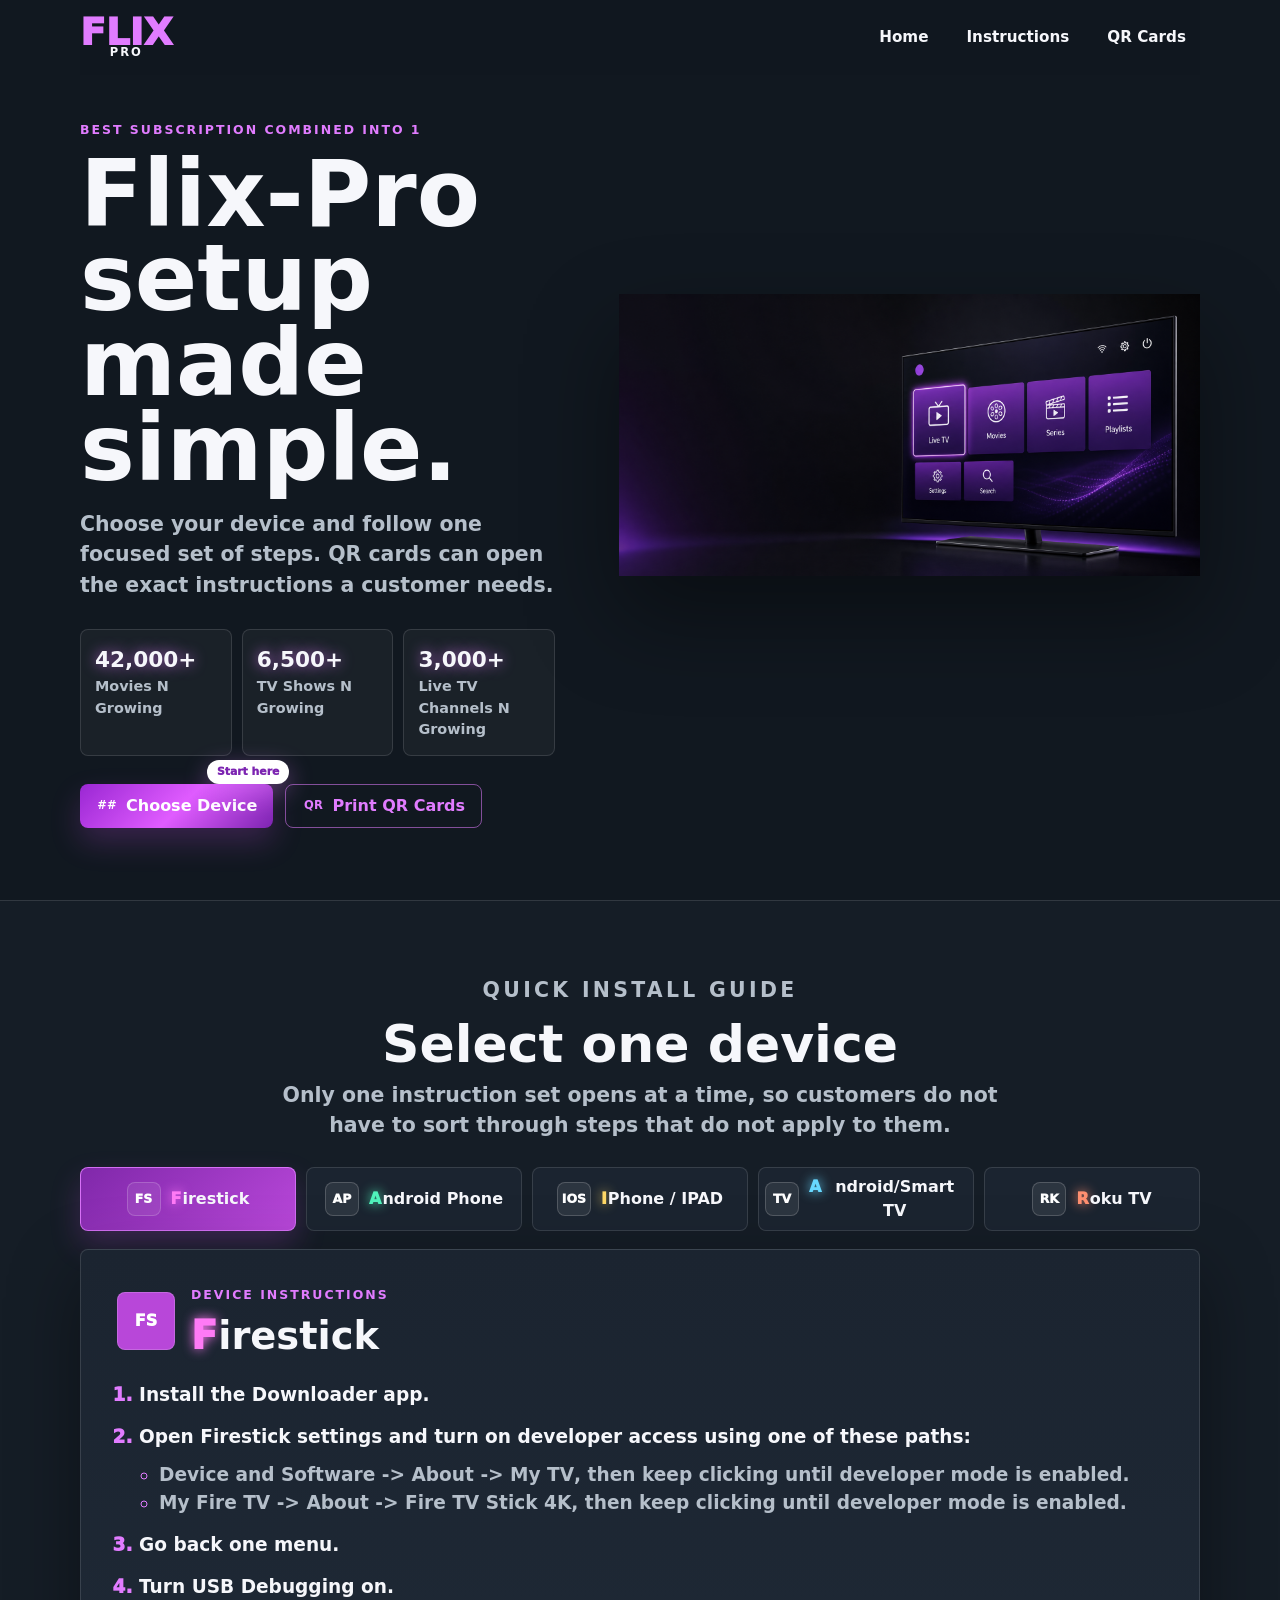
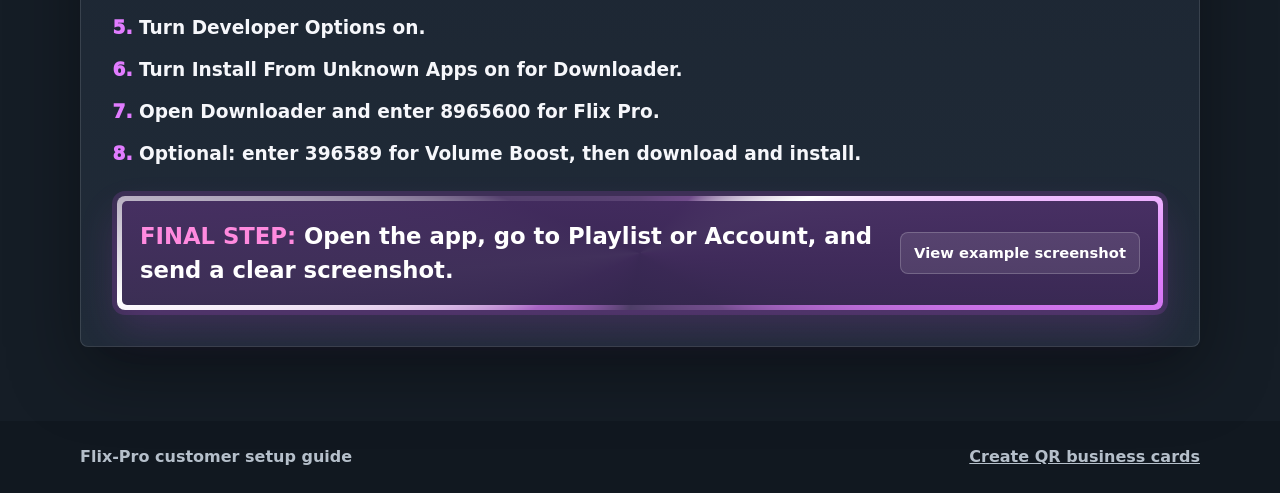
<file: index.html>
<!doctype html>
<html lang="en">
  <head>
    <meta charset="utf-8">
    <meta name="viewport" content="width=device-width, initial-scale=1">
    <title>Flix-Pro Setup Instructions</title>
    <meta name="description" content="Quick setup instructions for Flix-Pro on Firestick, Android Phone, IOS, Android/Smart TV, and Roku TV.">
    <link rel="stylesheet" href="styles.css?v=12">
  </head>
  <body>
    <header class="site-header">
      <a class="brand" href="#home" aria-label="Flix-Pro home">
        <span class="brand-mark">FLIX</span>
        <span class="brand-sub">PRO</span>
      </a>
      <nav class="top-nav" aria-label="Main navigation">
        <a href="#home">Home</a>
        <a href="#devices">Instructions</a>
        <a href="cards.html">QR Cards</a>
      </nav>
    </header>

    <main>
      <section class="hero" id="home" aria-labelledby="hero-title">
        <div class="hero-copy">
          <p class="eyebrow">Best subscription combined into 1</p>
          <h1 id="hero-title">Flix-Pro setup made simple.</h1>
          <p class="hero-text">
            Choose your device and follow one focused set of steps. QR cards can
            open the exact instructions a customer needs.
          </p>
          <div class="stats" aria-label="Flix-Pro content highlights">
            <span><strong class="stat-pop">42,000+</strong> Movies N Growing</span>
            <span><strong class="stat-pop">6,500+</strong> TV Shows N Growing</span>
            <span><strong class="stat-pop">3,000+</strong> Live TV Channels N Growing</span>
          </div>
          <div class="hero-actions">
            <a class="button primary attention-pulse" href="#devices" data-icon="grid">
              <span class="button-spark" aria-hidden="true"></span>
              <span class="button-text">Choose Device</span>
              <span class="button-badge" aria-hidden="true">Start here</span>
            </a>
            <a class="button ghost" href="cards.html" data-icon="qr">Print QR Cards</a>
          </div>
        </div>
        <div class="hero-media" aria-hidden="true">
          <img src="assets/flix-pro-hero.png" alt="">
        </div>
      </section>

      <section class="device-section" id="devices" aria-labelledby="device-title">
        <div class="section-heading">
          <p class="eyebrow">Quick install guide</p>
          <h2 id="device-title">Select one device</h2>
          <p>Only one instruction set opens at a time, so customers do not have to sort through steps that do not apply to them.</p>
        </div>

        <div class="device-picker" role="tablist" aria-label="Device instructions">
          <button class="device-tab" type="button" role="tab" aria-controls="panel-firestick" data-device="firestick">
            <span class="device-icon">FS</span>
            <span class="device-name"><span class="hot-letter hot-fire">F</span>irestick</span>
          </button>
          <button class="device-tab" type="button" role="tab" aria-controls="panel-android-phone" data-device="android-phone">
            <span class="device-icon">AP</span>
            <span class="device-name"><span class="hot-letter hot-android">A</span>ndroid Phone</span>
          </button>
          <button class="device-tab" type="button" role="tab" aria-controls="panel-ios" data-device="ios">
            <span class="device-icon">IOS</span>
            <span class="device-name"><span class="hot-letter hot-ios">I</span>Phone / IPAD</span>
          </button>
          <button class="device-tab" type="button" role="tab" aria-controls="panel-android-tv" data-device="android-tv">
            <span class="device-icon">TV</span>
            <span class="device-name"><span class="hot-letter hot-tv">A</span>ndroid/Smart TV</span>
          </button>
          <button class="device-tab" type="button" role="tab" aria-controls="panel-roku-tv" data-device="roku-tv">
            <span class="device-icon">RK</span>
            <span class="device-name"><span class="hot-letter hot-roku">R</span>oku TV</span>
          </button>
        </div>

        <div class="instruction-shell">
          <span class="device-anchor" id="firestick" aria-hidden="true"></span>
          <span class="device-anchor" id="android-phone" aria-hidden="true"></span>
          <span class="device-anchor" id="ios" aria-hidden="true"></span>
          <span class="device-anchor" id="android-tv" aria-hidden="true"></span>
          <span class="device-anchor" id="roku-tv" aria-hidden="true"></span>
          <article class="instruction-panel" id="panel-firestick" data-panel="firestick" tabindex="-1">
            <div class="panel-title">
              <span class="device-icon large">FS</span>
              <div>
                <p class="eyebrow">Device instructions</p>
                <h3><span class="hot-letter hot-fire">F</span>irestick</h3>
              </div>
            </div>
            <ol class="steps">
              <li>Install the <strong>Downloader</strong> app.</li>
              <li>Open Firestick settings and turn on developer access using one of these paths:
                <ul>
                  <li><strong>Device and Software</strong> -> <strong>About</strong> -> <strong>My TV</strong>, then keep clicking until developer mode is enabled.</li>
                  <li><strong>My Fire TV</strong> -> <strong>About</strong> -> <strong>Fire TV Stick 4K</strong>, then keep clicking until developer mode is enabled.</li>
                </ul>
              </li>
              <li>Go back one menu.</li>
              <li>Turn <strong>USB Debugging</strong> on.</li>
              <li>Turn <strong>Developer Options</strong> on.</li>
              <li>Turn <strong>Install From Unknown Apps</strong> on for Downloader.</li>
              <li>Open Downloader and enter <strong>8965600</strong> for Flix Pro.</li>
              <li>Optional: enter <strong>396589</strong> for Volume Boost, then download and install.</li>
            </ol>
            <div class="finish-box">
              <span class="finish-lights" aria-hidden="true"><span></span><span></span><span></span><span></span></span>
              <span class="finish-copy"><strong>Final step:</strong> Open the app, go to <strong>Playlist</strong> or <strong>Account</strong>, and send a clear screenshot.</span>
              <button class="example-trigger" type="button" data-example-open>View example screenshot</button>
            </div>
          </article>

          <article class="instruction-panel" id="panel-android-phone" data-panel="android-phone" tabindex="-1">
            <div class="panel-title">
              <span class="device-icon large">AP</span>
              <div>
                <p class="eyebrow">Device instructions</p>
                <h3><span class="hot-letter hot-android">A</span>ndroid Phone</h3>
              </div>
            </div>
            <ol class="steps">
              <li>Take your time and watch for popups.</li>
              <li>
                Tap the download button below, then download, install, and open the app.
                <a class="inline-button" href="https://drive.google.com/file/d/1PmRqtdJqN4whYGSxc_UsHk0JMDPkj9WY/view?usp=drive_link" target="_blank" rel="noopener">Download Android App</a>
              </li>
            </ol>
            <div class="finish-box">
              <span class="finish-lights" aria-hidden="true"><span></span><span></span><span></span><span></span></span>
              <span class="finish-copy"><strong>Final step:</strong> Open the app, go to <strong>Playlist</strong> or <strong>Account</strong>, and send a clear screenshot.</span>
              <button class="example-trigger" type="button" data-example-open>View example screenshot</button>
            </div>
          </article>

          <article class="instruction-panel" id="panel-ios" data-panel="ios" tabindex="-1">
            <div class="panel-title">
              <span class="device-icon large">IOS</span>
              <div>
                <p class="eyebrow">Device instructions</p>
                <h3><span class="hot-letter hot-ios">I</span>Phone / IPAD</h3>
              </div>
            </div>
            <ol class="steps">
              <li>
                Click and install Flix Pro Player from the App Store.
                <a class="inline-button" href="https://apps.apple.com/us/app/flix-pro-player/id6736839397" target="_blank" rel="noopener">Open App Store</a>
              </li>
              <li>Open the app after it installs.</li>
              <li>Follow the instructions on the screen.</li>
            </ol>
            <div class="finish-box">
              <span class="finish-lights" aria-hidden="true"><span></span><span></span><span></span><span></span></span>
              <span class="finish-copy"><strong>Final step:</strong> Open the app, go to <strong>Playlist</strong> or <strong>Account</strong>, and send a clear screenshot.</span>
              <button class="example-trigger" type="button" data-example-open>View example screenshot</button>
            </div>
          </article>

          <article class="instruction-panel" id="panel-android-tv" data-panel="android-tv" tabindex="-1">
            <div class="panel-title">
              <span class="device-icon large">TV</span>
              <div>
                <p class="eyebrow">Device instructions</p>
                <h3><span class="hot-letter hot-tv">A</span>ndroid/Smart TV</h3>
              </div>
            </div>
            <ol class="steps">
              <li>Go to <strong>Apps</strong>.</li>
              <li>Search for <strong>Flix Pro</strong>.</li>
              <li>Install the app.</li>
              <li>Open the app.</li>
            </ol>
            <div class="finish-box">
              <span class="finish-lights" aria-hidden="true"><span></span><span></span><span></span><span></span></span>
              <span class="finish-copy"><strong>Final step:</strong> Open the app, go to <strong>Playlist</strong> or <strong>Account</strong>, and send a clear screenshot.</span>
              <button class="example-trigger" type="button" data-example-open>View example screenshot</button>
            </div>
          </article>

          <article class="instruction-panel" id="panel-roku-tv" data-panel="roku-tv" tabindex="-1">
            <div class="panel-title">
              <span class="device-icon large">RK</span>
              <div>
                <p class="eyebrow">Device instructions</p>
                <h3><span class="hot-letter hot-roku">R</span>oku TV</h3>
              </div>
            </div>
            <ol class="steps">
              <li>Press <strong>Home</strong> on the Roku remote.</li>
              <li>Go to <strong>Search</strong>.</li>
              <li>Type <strong>Flix Pro</strong>.</li>
              <li>Install the app.</li>
              <li>Open the app.</li>
            </ol>
            <div class="finish-box">
              <span class="finish-lights" aria-hidden="true"><span></span><span></span><span></span><span></span></span>
              <span class="finish-copy"><strong>Final step:</strong> Open the app, go to <strong>Playlist</strong> or <strong>Account</strong>, and send a clear screenshot.</span>
              <button class="example-trigger" type="button" data-example-open>View example screenshot</button>
            </div>
          </article>
        </div>
      </section>

      <dialog class="example-modal" data-example-modal aria-labelledby="example-title">
        <div class="modal-card">
          <button class="modal-close" type="button" data-example-close aria-label="Close example">X</button>
          <p class="eyebrow">Screenshot example</p>
          <h2 id="example-title">Send a clear Playlist or Account screen</h2>
          <div class="screenshot-sample" aria-label="Example of a clear Flix Pro playlist screenshot">
            <div class="sample-left">
              <div class="sample-header">
                <span aria-hidden="true">&lt;</span>
                <strong>Playlists</strong>
                <span aria-hidden="true">C</span>
              </div>
              <div class="playlist-card">
                <span class="status-dot"></span>
                <strong>Demo</strong>
                <span>Protected</span>
                <span>Expired: Unlimited</span>
              </div>
              <p class="sample-footer">Flix Pro Player is the Best General Media Player</p>
            </div>
            <div class="sample-right">
              <div class="sample-qr" aria-hidden="true"></div>
              <strong>Scan QR to add playlist.</strong>
              <p>To add/manage the playlists, use following values on website:</p>
              <span>Mac Address</span>
              <mark>95:dd:8c:24:86:40</mark>
              <span>Device Key</span>
              <mark>326203</mark>
            </div>
          </div>
          <p class="modal-note">Make sure the screenshot is clear enough to read the Playlist or Account details.</p>
        </div>
      </dialog>
    </main>

    <footer class="site-footer">
      <p>Flix-Pro customer setup guide</p>
      <a href="cards.html">Create QR business cards</a>
    </footer>

    <script src="script.js?v=12"></script>
  </body>
</html>
</file>
<file: styles.css>
:root {
  --bg: #111820;
  --bg-2: #151d26;
  --panel: #1b2430;
  --panel-2: #202b38;
  --text: #f6f7fb;
  --muted: #b5bfca;
  --line: rgba(255, 255, 255, 0.12);
  --purple: #b847d9;
  --purple-2: #8028aa;
  --purple-3: #e17cff;
  --green: #48e1a8;
  --shadow: 0 24px 70px rgba(0, 0, 0, 0.38);
}

* {
  box-sizing: border-box;
}

html {
  scroll-behavior: smooth;
}

body {
  margin: 0;
  min-height: 100vh;
  background: var(--bg);
  color: var(--text);
  font-family: Inter, ui-sans-serif, system-ui, -apple-system, BlinkMacSystemFont, "Segoe UI", sans-serif;
  line-height: 1.5;
}

.sr-only {
  position: absolute;
  width: 1px;
  height: 1px;
  overflow: hidden;
  clip: rect(0, 0, 0, 0);
  white-space: nowrap;
}

a {
  color: inherit;
}

.site-header {
  position: sticky;
  top: 0;
  z-index: 20;
  display: flex;
  align-items: center;
  justify-content: space-between;
  gap: 24px;
  width: min(1120px, calc(100% - 32px));
  margin: 0 auto;
  padding: 16px 0;
  background: rgba(17, 24, 32, 0.86);
  backdrop-filter: blur(16px);
}

.brand {
  display: inline-grid;
  gap: 0;
  text-decoration: none;
  line-height: 0.82;
}

.brand-mark {
  color: var(--purple-3);
  font-size: clamp(1.7rem, 4vw, 2.35rem);
  font-weight: 950;
  letter-spacing: 0;
}

.brand-sub {
  color: var(--text);
  font-size: 0.72rem;
  font-weight: 900;
  letter-spacing: 0.18em;
  text-align: center;
}

.top-nav {
  display: flex;
  align-items: center;
  gap: 10px;
  font-size: 0.95rem;
  font-weight: 800;
}

.top-nav a {
  border-radius: 8px;
  padding: 10px 14px;
  text-decoration: none;
  color: var(--text);
}

.top-nav a:hover,
.top-nav a:focus-visible {
  background: rgba(255, 255, 255, 0.08);
  outline: none;
}

.hero {
  display: grid;
  grid-template-columns: minmax(0, 0.9fr) minmax(360px, 1.1fr);
  align-items: center;
  gap: clamp(24px, 5vw, 64px);
  width: min(1120px, calc(100% - 32px));
  min-height: calc(100vh - 80px);
  margin: 0 auto;
  padding: 46px 0 72px;
}

.hero-copy {
  max-width: 590px;
}

.eyebrow {
  margin: 0 0 12px;
  color: var(--purple-3);
  font-size: 0.78rem;
  font-weight: 900;
  letter-spacing: 0.16em;
  text-transform: uppercase;
}

h1,
h2,
h3,
p {
  margin-top: 0;
}

h1 {
  margin-bottom: 18px;
  font-size: clamp(3rem, 7.2vw, 5.9rem);
  line-height: 0.92;
  letter-spacing: 0;
}

h2 {
  margin-bottom: 10px;
  font-size: clamp(2rem, 4.5vw, 3.25rem);
  line-height: 1;
}

h3 {
  margin-bottom: 0;
  font-size: clamp(1.75rem, 3vw, 2.55rem);
  line-height: 1;
}

.hero-text,
.section-heading p {
  color: var(--muted);
  font-size: clamp(1.06rem, 2vw, 1.28rem);
  font-weight: 650;
}

.stats {
  display: grid;
  grid-template-columns: repeat(3, minmax(0, 1fr));
  gap: 10px;
  margin: 28px 0;
}

.stats span {
  position: relative;
  overflow: hidden;
  min-width: 0;
  border: 1px solid var(--line);
  border-radius: 8px;
  padding: 14px;
  background: rgba(255, 255, 255, 0.04);
  color: var(--muted);
  font-size: 0.9rem;
  font-weight: 750;
}

.stats span::after {
  content: "";
  position: absolute;
  inset: 0;
  background: linear-gradient(110deg, transparent 0%, rgba(225, 124, 255, 0.22) 48%, transparent 68%);
  opacity: 0;
  transform: translateX(-120%);
  animation: stat-card-shine 3.2s ease-in-out infinite;
  pointer-events: none;
}

.stats span:nth-child(2)::after {
  animation-delay: 0.35s;
}

.stats span:nth-child(3)::after {
  animation-delay: 0.7s;
}

.stats strong {
  display: block;
  color: var(--text);
  font-size: 1.35rem;
}

.stat-pop {
  width: fit-content;
  color: #fff;
  text-shadow: 0 0 14px rgba(225, 124, 255, 0.72);
  animation: stat-number-pop 2.15s ease-in-out infinite;
  transform-origin: left center;
}

.stats span:nth-child(2) .stat-pop {
  animation-delay: 0.2s;
}

.stats span:nth-child(3) .stat-pop {
  animation-delay: 0.4s;
}

@keyframes stat-number-pop {
  0%,
  100% {
    transform: scale(1);
    color: #fff;
    text-shadow: 0 0 10px rgba(225, 124, 255, 0.48);
  }

  24% {
    transform: scale(1.18);
    color: var(--purple-3);
    text-shadow: 0 0 18px rgba(225, 124, 255, 0.96), 0 0 34px rgba(184, 71, 217, 0.62);
  }

  42% {
    transform: scale(1.04);
  }
}

@keyframes stat-card-shine {
  0%,
  38% {
    opacity: 0;
    transform: translateX(-120%);
  }

  52% {
    opacity: 1;
  }

  72% {
    opacity: 0;
    transform: translateX(120%);
  }

  100% {
    opacity: 0;
    transform: translateX(120%);
  }
}

.hero-actions {
  display: flex;
  flex-wrap: wrap;
  gap: 12px;
}

.button,
.inline-button {
  display: inline-flex;
  align-items: center;
  justify-content: center;
  min-height: 44px;
  border-radius: 8px;
  padding: 0 16px;
  text-decoration: none;
  font-weight: 900;
}

.button::before,
.inline-button::before {
  display: inline-grid;
  place-items: center;
  width: 22px;
  height: 22px;
  margin-right: 8px;
  border-radius: 6px;
  font-size: 0.72rem;
  line-height: 1;
}

[data-icon="grid"]::before {
  content: "##";
}

[data-icon="qr"]::before {
  content: "QR";
}

.primary {
  background: var(--purple);
  color: #fff;
}

.attention-pulse {
  position: relative;
  overflow: visible;
  isolation: isolate;
  transform-origin: center;
  background: linear-gradient(135deg, #9a27d3, #e05cff 52%, #7c24b1);
  animation: choose-device-pop 1.35s ease-in-out infinite, choose-device-glow 1.35s ease-in-out infinite;
  box-shadow: 0 0 0 0 rgba(225, 124, 255, 0.62), 0 14px 30px rgba(184, 71, 217, 0.24);
  will-change: transform, box-shadow;
}

.attention-pulse::after {
  content: "";
  position: absolute;
  inset: -12px;
  z-index: -2;
  border: 3px solid rgba(225, 124, 255, 0.92);
  border-radius: 14px;
  opacity: 0;
  pointer-events: none;
  animation: choose-device-ring 1.35s ease-out infinite;
}

.button-spark {
  content: "";
  position: absolute;
  inset: 0;
  z-index: -1;
  border-radius: 8px;
  overflow: hidden;
  pointer-events: none;
}

.button-spark::before {
  content: "";
  position: absolute;
  top: -35%;
  bottom: -35%;
  left: -75%;
  width: 48%;
  background: linear-gradient(115deg, transparent 0%, rgba(255, 255, 255, 0.78) 48%, transparent 72%);
  opacity: 0;
  transform: skewX(-18deg);
  animation: choose-device-shine 1.35s ease-in-out infinite;
}

.button-text {
  position: relative;
  z-index: 1;
}

.button-badge {
  position: absolute;
  top: -24px;
  right: -16px;
  z-index: 2;
  display: inline-grid;
  place-items: center;
  min-height: 24px;
  border: 1px solid rgba(255, 255, 255, 0.82);
  border-radius: 999px;
  padding: 0 9px;
  background: #fff;
  color: #7c24b1;
  font-size: 0.68rem;
  font-weight: 950;
  line-height: 1;
  box-shadow: 0 8px 24px rgba(225, 124, 255, 0.42);
  animation: choose-device-badge 1.35s ease-in-out infinite;
}

.ghost {
  border: 1px solid rgba(225, 124, 255, 0.55);
  color: var(--purple-3);
}

.button:hover,
.button:focus-visible,
.inline-button:hover,
.inline-button:focus-visible {
  transform: translateY(-1px);
  outline: none;
}

@keyframes choose-device-pop {
  0%,
  100% {
    transform: translateY(0) scale(1);
  }

  22% {
    transform: translateY(-8px) scale(1.14);
  }

  40% {
    transform: translateY(0) scale(1.04);
  }

  56% {
    transform: translateY(-2px) scale(1.07);
  }

  72% {
    transform: translateY(0) scale(1);
  }
}

@keyframes choose-device-glow {
  0%,
  100% {
    box-shadow: 0 0 0 0 rgba(225, 124, 255, 0.62), 0 14px 30px rgba(184, 71, 217, 0.24);
  }

  25%,
  58% {
    box-shadow: 0 0 0 12px rgba(225, 124, 255, 0.13), 0 0 42px rgba(225, 124, 255, 0.9), 0 22px 46px rgba(184, 71, 217, 0.5);
  }
}

@keyframes choose-device-ring {
  0% {
    opacity: 0.95;
    transform: scale(0.86);
  }

  58% {
    opacity: 0;
    transform: scale(1.44);
  }

  100% {
    opacity: 0;
    transform: scale(1.44);
  }
}

@keyframes choose-device-shine {
  0%,
  22% {
    opacity: 0;
    left: -75%;
  }

  36% {
    opacity: 0.86;
  }

  62% {
    opacity: 0;
    left: 135%;
  }
}

@keyframes choose-device-badge {
  0%,
  100% {
    transform: rotate(3deg) scale(1);
  }

  24% {
    transform: rotate(-4deg) scale(1.12);
  }

  52% {
    transform: rotate(3deg) scale(1.02);
  }
}

.hero-media {
  position: relative;
  min-height: 360px;
}

.hero-media img {
  display: block;
  width: min(760px, 100%);
  max-height: 74vh;
  object-fit: contain;
  filter: drop-shadow(0 40px 46px rgba(0, 0, 0, 0.42));
}

.device-section {
  background: var(--bg-2);
  border-top: 1px solid var(--line);
  padding: 74px 0;
}

.section-heading,
.device-picker,
.instruction-shell {
  width: min(1120px, calc(100% - 32px));
  margin-right: auto;
  margin-left: auto;
}

.section-heading {
  max-width: 760px;
  margin-bottom: 26px;
  text-align: center;
}

.device-picker {
  display: grid;
  grid-template-columns: repeat(5, minmax(0, 1fr));
  gap: 10px;
  margin-bottom: 18px;
}

.device-tab {
  position: relative;
  isolation: isolate;
  overflow: visible;
  display: flex;
  align-items: center;
  justify-content: center;
  gap: 10px;
  min-height: 64px;
  border: 1px solid var(--line);
  border-radius: 8px;
  background: var(--panel);
  color: var(--text);
  cursor: pointer;
  font: inherit;
  font-weight: 900;
}

.device-tab::before,
.device-tab::after {
  content: "";
  position: absolute;
  inset: -18px;
  border-radius: 14px;
  pointer-events: none;
  opacity: 0;
}

.device-tab::before {
  z-index: 0;
  background:
    repeating-conic-gradient(
      from 0deg,
      rgba(225, 124, 255, 0.95) 0deg 7deg,
      transparent 7deg 17deg,
      rgba(255, 255, 255, 0.72) 17deg 22deg,
      transparent 22deg 34deg
    );
  filter: blur(1px) drop-shadow(0 0 18px rgba(225, 124, 255, 0.8));
  transform: scale(0.68) rotate(0deg);
}

.device-tab::after {
  z-index: 0;
  border: 2px solid rgba(225, 124, 255, 0.86);
  box-shadow: 0 0 26px rgba(225, 124, 255, 0.72);
  transform: scale(0.88);
}

.device-tab:active,
.device-tab.is-clicking {
  border-color: rgba(255, 255, 255, 0.66);
  animation: device-hover-pop 0.82s ease-in-out;
  box-shadow: 0 0 0 4px rgba(225, 124, 255, 0.1), 0 0 34px rgba(225, 124, 255, 0.56);
}

.device-tab:active::before,
.device-tab.is-clicking::before {
  animation: device-sunburst 0.82s ease-out;
}

.device-tab:active::after,
.device-tab.is-clicking::after {
  animation: device-shockwave 0.82s ease-out;
}

.device-tab:focus-visible {
  outline: 2px solid rgba(225, 124, 255, 0.72);
  outline-offset: 3px;
}

.device-tab > * {
  position: relative;
  z-index: 2;
}

.device-name {
  display: inline-flex;
  align-items: baseline;
  min-width: 0;
}

.hot-letter {
  display: inline-block;
  margin-right: 1px;
  font-weight: 950;
  text-shadow: 0 0 12px currentColor;
  transform-origin: center;
  animation: hot-letter-pop 1.55s ease-in-out infinite;
}

.hot-fire {
  color: #ff7af6;
}

.hot-android {
  color: #50f2bb;
  animation-delay: 0.15s;
}

.hot-ios {
  color: #ffd866;
  animation-delay: 0.3s;
}

.hot-tv {
  color: #67d8ff;
  animation-delay: 0.45s;
}

.hot-roku {
  color: #ff8f70;
  animation-delay: 0.6s;
}

@keyframes hot-letter-pop {
  0%,
  100% {
    transform: scale(1);
    filter: brightness(1);
  }

  35% {
    transform: scale(1.34) rotate(-5deg);
    filter: brightness(1.45);
  }

  58% {
    transform: scale(1.08) rotate(3deg);
  }
}

@keyframes device-hover-pop {
  0%,
  100% {
    transform: translateY(0) scale(1);
  }

  38% {
    transform: translateY(-3px) scale(1.06);
  }

  64% {
    transform: translateY(0) scale(1.02);
  }
}

@keyframes device-sunburst {
  0% {
    opacity: 0;
    transform: scale(0.68) rotate(0deg);
  }

  20% {
    opacity: 0.88;
  }

  72% {
    opacity: 0.34;
  }

  100% {
    opacity: 0;
    transform: scale(1.28) rotate(28deg);
  }
}

@keyframes device-shockwave {
  0% {
    opacity: 0.84;
    transform: scale(0.88);
  }

  100% {
    opacity: 0;
    transform: scale(1.22);
  }
}

.device-tab[aria-selected="true"] {
  border-color: rgba(225, 124, 255, 0.82);
  background: linear-gradient(135deg, var(--purple-2), var(--purple));
  box-shadow: 0 14px 30px rgba(184, 71, 217, 0.24);
}

.device-icon {
  display: inline-grid;
  place-items: center;
  flex: 0 0 auto;
  width: 34px;
  height: 34px;
  border: 1px solid rgba(255, 255, 255, 0.18);
  border-radius: 8px;
  background: rgba(255, 255, 255, 0.08);
  color: #fff;
  font-size: 0.78rem;
  font-weight: 950;
}

.device-icon.large {
  width: 58px;
  height: 58px;
  background: var(--purple);
  font-size: 1rem;
}

.instruction-shell {
  position: relative;
  min-height: 460px;
}

.device-anchor {
  position: absolute;
  top: -92px;
  display: block;
  width: 1px;
  height: 1px;
}

.instruction-panel {
  display: none;
  border: 1px solid var(--line);
  border-radius: 8px;
  padding: clamp(20px, 4vw, 36px);
  background: linear-gradient(180deg, var(--panel), var(--panel-2));
  box-shadow: var(--shadow);
}

.instruction-panel.is-active {
  display: block;
}

.panel-title {
  display: flex;
  align-items: center;
  gap: 16px;
  margin-bottom: 26px;
}

.steps {
  display: grid;
  gap: 14px;
  margin: 0;
  padding-left: 22px;
  color: var(--text);
  font-size: clamp(1rem, 2vw, 1.16rem);
  font-weight: 650;
}

.steps ul {
  margin: 10px 0 0;
  padding-left: 20px;
  color: var(--muted);
}

.steps li::marker {
  color: var(--purple-3);
  font-weight: 950;
}

.inline-button {
  width: fit-content;
  margin-top: 12px;
  background: var(--purple);
  color: #fff;
}

.inline-button::before {
  content: "GO";
  background: rgba(255, 255, 255, 0.14);
}

.finish-box {
  position: relative;
  isolation: isolate;
  overflow: hidden;
  display: grid;
  grid-template-columns: minmax(0, 1fr) auto;
  align-items: center;
  gap: 16px;
  margin-top: 28px;
  border: 0;
  border-radius: 8px;
  padding: 23px;
  background: transparent;
  box-shadow: 0 0 0 5px rgba(184, 71, 217, 0.18), 0 18px 38px rgba(184, 71, 217, 0.2);
  color: #fff;
  font-size: clamp(1.18rem, 2.4vw, 1.42rem);
  font-weight: 900;
  animation: finish-box-pulse 1.85s ease-in-out infinite;
}

.finish-box::before {
  content: "";
  position: absolute;
  inset: 0;
  z-index: 0;
  background: conic-gradient(
    from 0deg,
    rgba(225, 124, 255, 0.32) 0deg,
    rgba(225, 124, 255, 0.42) 42deg,
    #ffffff 72deg,
    var(--purple-3) 92deg,
    rgba(225, 124, 255, 0.42) 124deg,
    rgba(225, 124, 255, 0.24) 190deg,
    rgba(225, 124, 255, 0.7) 242deg,
    #ffffff 265deg,
    rgba(225, 124, 255, 0.28) 292deg,
    rgba(225, 124, 255, 0.32) 360deg
  );
  animation: final-step-orbit 2.2s linear infinite;
}

.finish-box::after {
  content: "";
  position: absolute;
  inset: 5px;
  z-index: 1;
  border-radius: 5px;
  background: linear-gradient(180deg, rgba(65, 42, 93, 0.96), rgba(51, 38, 77, 0.96));
}

.finish-copy {
  position: relative;
  z-index: 2;
  min-width: 0;
}

.finish-box strong:first-child {
  color: #ff8adf;
  text-transform: uppercase;
}

.finish-lights {
  position: absolute;
  inset: 0;
  z-index: 3;
  overflow: hidden;
  border-radius: 8px;
  pointer-events: none;
}

.finish-lights span {
  position: absolute;
  display: block;
  background: linear-gradient(90deg, transparent, #fff, var(--purple-3), transparent);
  filter: drop-shadow(0 0 10px rgba(255, 255, 255, 0.95)) drop-shadow(0 0 18px rgba(225, 124, 255, 0.92));
  opacity: 0;
}

.finish-lights span:nth-child(1) {
  top: 0;
  left: -38%;
  width: 38%;
  height: 6px;
  animation: chase-top 1.25s linear infinite;
}

.finish-lights span:nth-child(2) {
  top: -38%;
  right: 0;
  width: 6px;
  height: 38%;
  background: linear-gradient(180deg, transparent, #fff, var(--purple-3), transparent);
  animation: chase-right 1.25s linear infinite;
  animation-delay: 0.31s;
}

.finish-lights span:nth-child(3) {
  right: -38%;
  bottom: 0;
  width: 38%;
  height: 6px;
  animation: chase-bottom 1.25s linear infinite;
  animation-delay: 0.62s;
}

.finish-lights span:nth-child(4) {
  bottom: -38%;
  left: 0;
  width: 6px;
  height: 38%;
  background: linear-gradient(180deg, transparent, #fff, var(--purple-3), transparent);
  animation: chase-left 1.25s linear infinite;
  animation-delay: 0.93s;
}

.example-trigger {
  position: relative;
  z-index: 4;
  min-height: 42px;
  border: 1px solid rgba(255, 255, 255, 0.2);
  border-radius: 8px;
  padding: 0 13px;
  background: rgba(255, 255, 255, 0.1);
  color: #fff;
  cursor: pointer;
  font: inherit;
  font-size: 0.92rem;
  font-weight: 900;
  white-space: nowrap;
}

.example-trigger:hover,
.example-trigger:focus-visible {
  border-color: rgba(255, 255, 255, 0.55);
  background: rgba(255, 255, 255, 0.17);
  outline: none;
}

@keyframes final-step-orbit {
  to {
    transform: rotate(1turn);
  }
}

@keyframes finish-box-pulse {
  0%,
  100% {
    border-color: rgba(225, 124, 255, 0.78);
    box-shadow: 0 0 0 5px rgba(184, 71, 217, 0.18), 0 18px 38px rgba(184, 71, 217, 0.2);
  }

  50% {
    border-color: #fff;
    box-shadow: 0 0 0 8px rgba(225, 124, 255, 0.2), 0 0 34px rgba(225, 124, 255, 0.88), 0 18px 42px rgba(184, 71, 217, 0.38);
  }
}

@keyframes chase-top {
  0% {
    left: -38%;
    opacity: 0;
  }

  12%,
  78% {
    opacity: 1;
  }

  100% {
    left: 100%;
    opacity: 0;
  }
}

@keyframes chase-right {
  0% {
    top: -38%;
    opacity: 0;
  }

  12%,
  78% {
    opacity: 1;
  }

  100% {
    top: 100%;
    opacity: 0;
  }
}

@keyframes chase-bottom {
  0% {
    right: -38%;
    opacity: 0;
  }

  12%,
  78% {
    opacity: 1;
  }

  100% {
    right: 100%;
    opacity: 0;
  }
}

@keyframes chase-left {
  0% {
    bottom: -38%;
    opacity: 0;
  }

  12%,
  78% {
    opacity: 1;
  }

  100% {
    bottom: 100%;
    opacity: 0;
  }
}

@media (prefers-reduced-motion: reduce) {
  .attention-pulse,
  .attention-pulse::after,
  .button-spark::before,
  .button-badge,
  .stat-pop,
  .stats span::after,
  .device-tab:active,
  .device-tab.is-clicking,
  .device-tab:active::before,
  .device-tab.is-clicking::before,
  .device-tab:active::after,
  .device-tab.is-clicking::after,
  .hot-letter,
  .finish-box,
  .finish-lights span,
  .finish-box::before {
    animation: none;
  }
}

.example-modal {
  width: min(940px, calc(100% - 28px));
  border: 1px solid rgba(225, 124, 255, 0.5);
  border-radius: 8px;
  padding: 0;
  background: transparent;
  color: var(--text);
}

.example-modal::backdrop {
  background: rgba(4, 6, 12, 0.78);
  backdrop-filter: blur(10px);
}

.modal-card {
  position: relative;
  padding: clamp(18px, 4vw, 30px);
  background: linear-gradient(180deg, var(--panel), #111820);
  box-shadow: var(--shadow);
}

.modal-card h2 {
  max-width: 680px;
  margin-bottom: 20px;
  font-size: clamp(1.75rem, 4vw, 2.8rem);
}

.modal-close {
  position: absolute;
  top: 16px;
  right: 16px;
  display: inline-grid;
  place-items: center;
  width: 38px;
  height: 38px;
  border: 1px solid var(--line);
  border-radius: 8px;
  background: rgba(255, 255, 255, 0.08);
  color: #fff;
  cursor: pointer;
  font: inherit;
  font-weight: 950;
}

.modal-close:hover,
.modal-close:focus-visible {
  border-color: rgba(225, 124, 255, 0.7);
  outline: none;
}

.screenshot-sample {
  display: grid;
  grid-template-columns: minmax(0, 1.35fr) minmax(240px, 0.75fr);
  overflow: hidden;
  border: 1px solid rgba(255, 255, 255, 0.18);
  border-radius: 8px;
  background: #03000c;
  min-height: 330px;
}

.sample-left,
.sample-right {
  padding: clamp(16px, 3vw, 24px);
}

.sample-left {
  position: relative;
  display: flex;
  flex-direction: column;
  border-right: 2px solid rgba(255, 255, 255, 0.5);
}

.sample-header {
  display: flex;
  align-items: center;
  justify-content: space-between;
  color: #fff;
  font-size: 1.2rem;
  font-weight: 900;
}

.sample-header strong {
  margin-right: auto;
  margin-left: 12px;
}

.playlist-card {
  position: relative;
  display: grid;
  width: min(240px, 100%);
  margin-top: 26px;
  border: 3px solid #d8d400;
  border-radius: 4px;
  padding: 12px;
  color: #eeeaf8;
  font-size: 0.98rem;
  font-weight: 800;
}

.status-dot {
  position: absolute;
  top: 12px;
  right: 12px;
  width: 12px;
  height: 12px;
  border-radius: 999px;
  background: #13ff00;
  box-shadow: 0 0 12px rgba(19, 255, 0, 0.82);
}

.sample-footer {
  margin-top: auto;
  margin-bottom: 0;
  color: rgba(255, 255, 255, 0.82);
  text-align: center;
  font-size: 0.78rem;
  font-weight: 900;
}

.sample-right {
  display: grid;
  justify-items: center;
  align-content: start;
  gap: 8px;
  color: #fff;
  text-align: center;
  font-weight: 800;
}

.sample-right strong,
.sample-right mark {
  color: #e1d600;
}

.sample-right p {
  margin: 4px 0;
  color: rgba(255, 255, 255, 0.86);
  font-size: 0.92rem;
}

.sample-right mark {
  background: transparent;
  font-weight: 950;
}

.sample-qr {
  width: 104px;
  height: 104px;
  border: 8px solid #fff;
  background:
    linear-gradient(90deg, #000 12px, transparent 12px 22px, #000 22px 34px, transparent 34px 46px, #000 46px 60px, transparent 60px 72px, #000 72px 84px, transparent 84px),
    linear-gradient(#000 10px, transparent 10px 20px, #000 20px 32px, transparent 32px 44px, #000 44px 56px, transparent 56px 70px, #000 70px 82px, transparent 82px),
    #fff;
  background-blend-mode: multiply;
}

.modal-note {
  margin: 16px 0 0;
  color: var(--muted);
  font-weight: 800;
}

.site-footer {
  display: flex;
  align-items: center;
  justify-content: space-between;
  gap: 16px;
  width: min(1120px, calc(100% - 32px));
  margin: 0 auto;
  padding: 24px 0;
  color: var(--muted);
  font-weight: 750;
}

.site-footer p {
  margin: 0;
}

.cards-page {
  background: #eef1f6;
  color: #14202c;
}

.cards-page .site-header {
  color: var(--text);
}

.card-builder {
  width: min(1120px, calc(100% - 32px));
  margin: 0 auto;
  padding: 48px 0 64px;
}

.card-builder h1 {
  color: #14202c;
  font-size: clamp(2.4rem, 6vw, 4.7rem);
}

.builder-controls {
  display: grid;
  grid-template-columns: 1fr auto;
  gap: 12px;
  margin: 22px 0 28px;
}

.builder-controls input {
  width: 100%;
  min-height: 48px;
  border: 1px solid #cad2dd;
  border-radius: 8px;
  padding: 0 14px;
  color: #14202c;
  font: inherit;
  font-weight: 700;
}

.builder-controls button {
  min-height: 48px;
  border: 0;
  border-radius: 8px;
  padding: 0 18px;
  background: var(--purple);
  color: #fff;
  cursor: pointer;
  font: inherit;
  font-weight: 900;
}

.print-sheet {
  display: grid;
  grid-template-columns: repeat(2, 3.5in);
  gap: 0.22in;
  align-items: start;
}

.business-card {
  display: grid;
  grid-template-columns: 1fr 1.04in;
  gap: 0.15in;
  width: 3.5in;
  height: 2in;
  overflow: hidden;
  border-radius: 8px;
  padding: 0.18in;
  background: #111820;
  color: #fff;
  box-shadow: 0 12px 30px rgba(20, 32, 44, 0.2);
}

.card-copy {
  display: flex;
  min-width: 0;
  flex-direction: column;
  justify-content: space-between;
}

.card-logo {
  color: var(--purple-3);
  font-size: 0.33in;
  font-weight: 950;
  line-height: 0.9;
}

.card-device {
  font-size: 0.2in;
  font-weight: 950;
}

.card-note {
  margin: 0;
  color: var(--muted);
  font-size: 0.09in;
  font-weight: 750;
}

.qr-wrap {
  display: grid;
  place-items: center;
  align-self: center;
  width: 1.04in;
  height: 1.04in;
  border-radius: 8px;
  background: #fff;
}

.qr-wrap img {
  width: 0.92in;
  height: 0.92in;
}

.card-url {
  overflow-wrap: anywhere;
  color: #dce2ea;
  font-size: 0.07in;
  font-weight: 700;
}

@media (max-width: 920px) {
  .hero {
    grid-template-columns: 1fr;
    min-height: auto;
    padding-top: 34px;
  }

  .hero-media {
    min-height: 0;
  }

  .stats,
  .device-picker {
    grid-template-columns: 1fr;
  }

  .device-tab {
    justify-content: flex-start;
    padding: 0 14px;
  }
}

@media (max-width: 640px) {
  .site-header,
  .site-footer {
    align-items: flex-start;
    flex-direction: column;
  }

  .top-nav {
    width: 100%;
    justify-content: space-between;
  }

  .top-nav a {
    padding: 8px;
  }

  .builder-controls {
    grid-template-columns: 1fr;
  }

  .finish-box {
    grid-template-columns: 1fr;
  }

  .example-trigger {
    width: 100%;
    white-space: normal;
  }

  .screenshot-sample {
    grid-template-columns: 1fr;
  }

  .sample-left {
    min-height: 250px;
    border-right: 0;
    border-bottom: 2px solid rgba(255, 255, 255, 0.5);
  }

  .print-sheet {
    grid-template-columns: 1fr;
  }
}

@media print {
  @page {
    margin: 0.35in;
  }

  .cards-page {
    background: #fff;
  }

  .cards-page .site-header,
  .card-builder > p,
  .builder-controls {
    display: none;
  }

  .card-builder {
    width: auto;
    padding: 0;
  }

  .print-sheet {
    grid-template-columns: repeat(2, 3.5in);
    gap: 0.15in;
  }

  .business-card {
    box-shadow: none;
    break-inside: avoid;
  }
}
</file>
